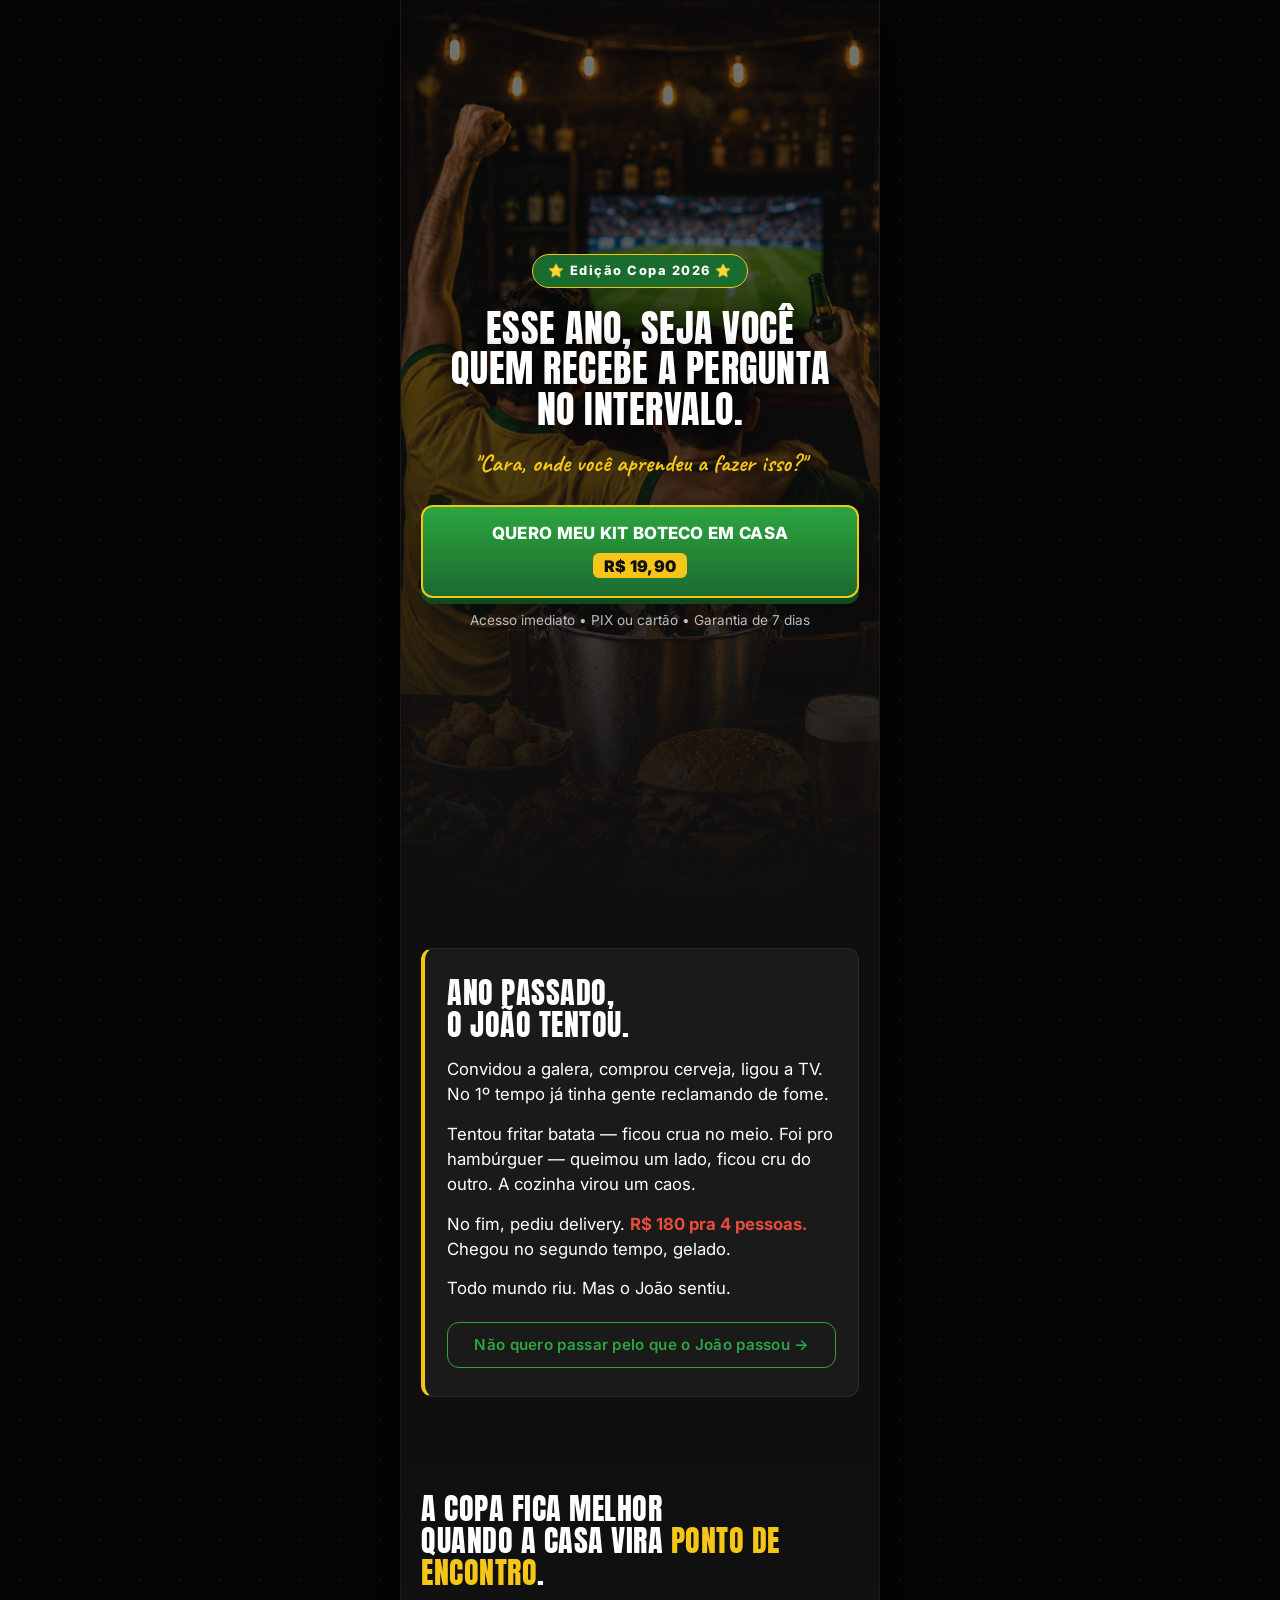
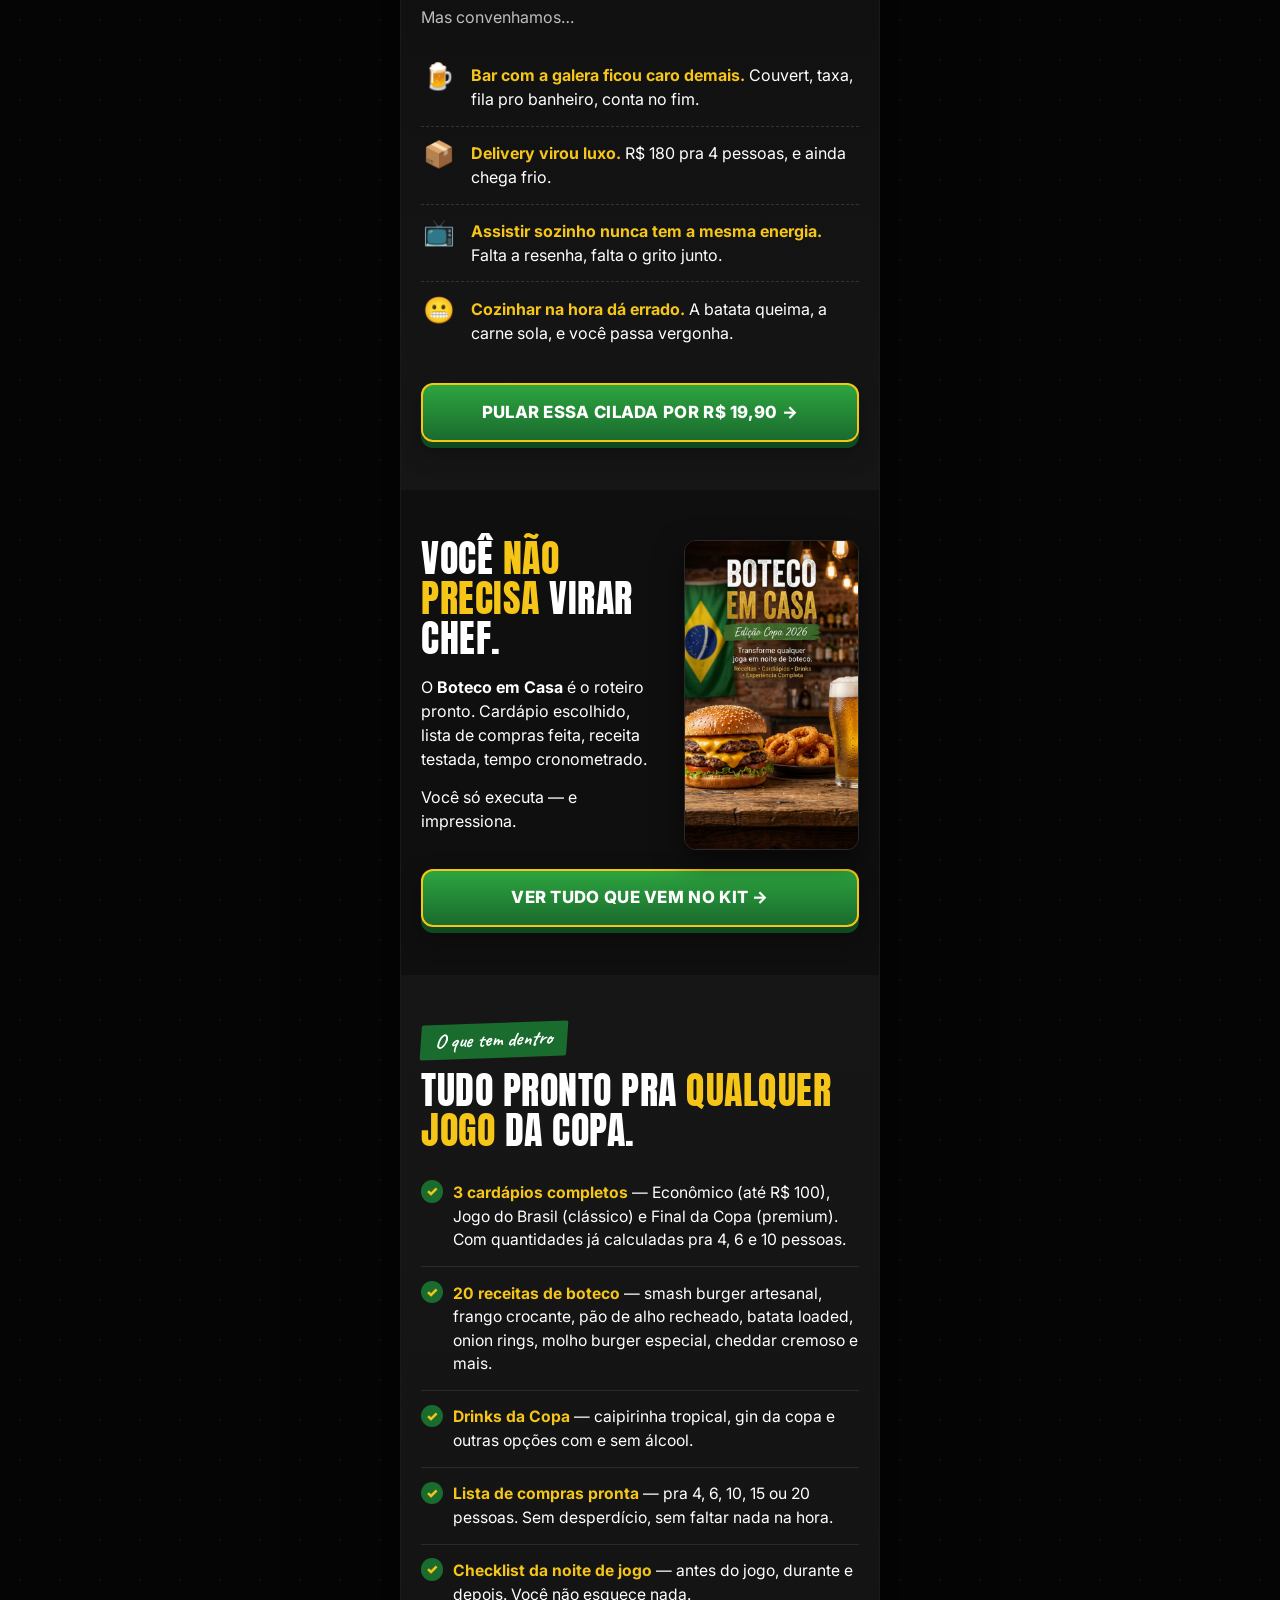
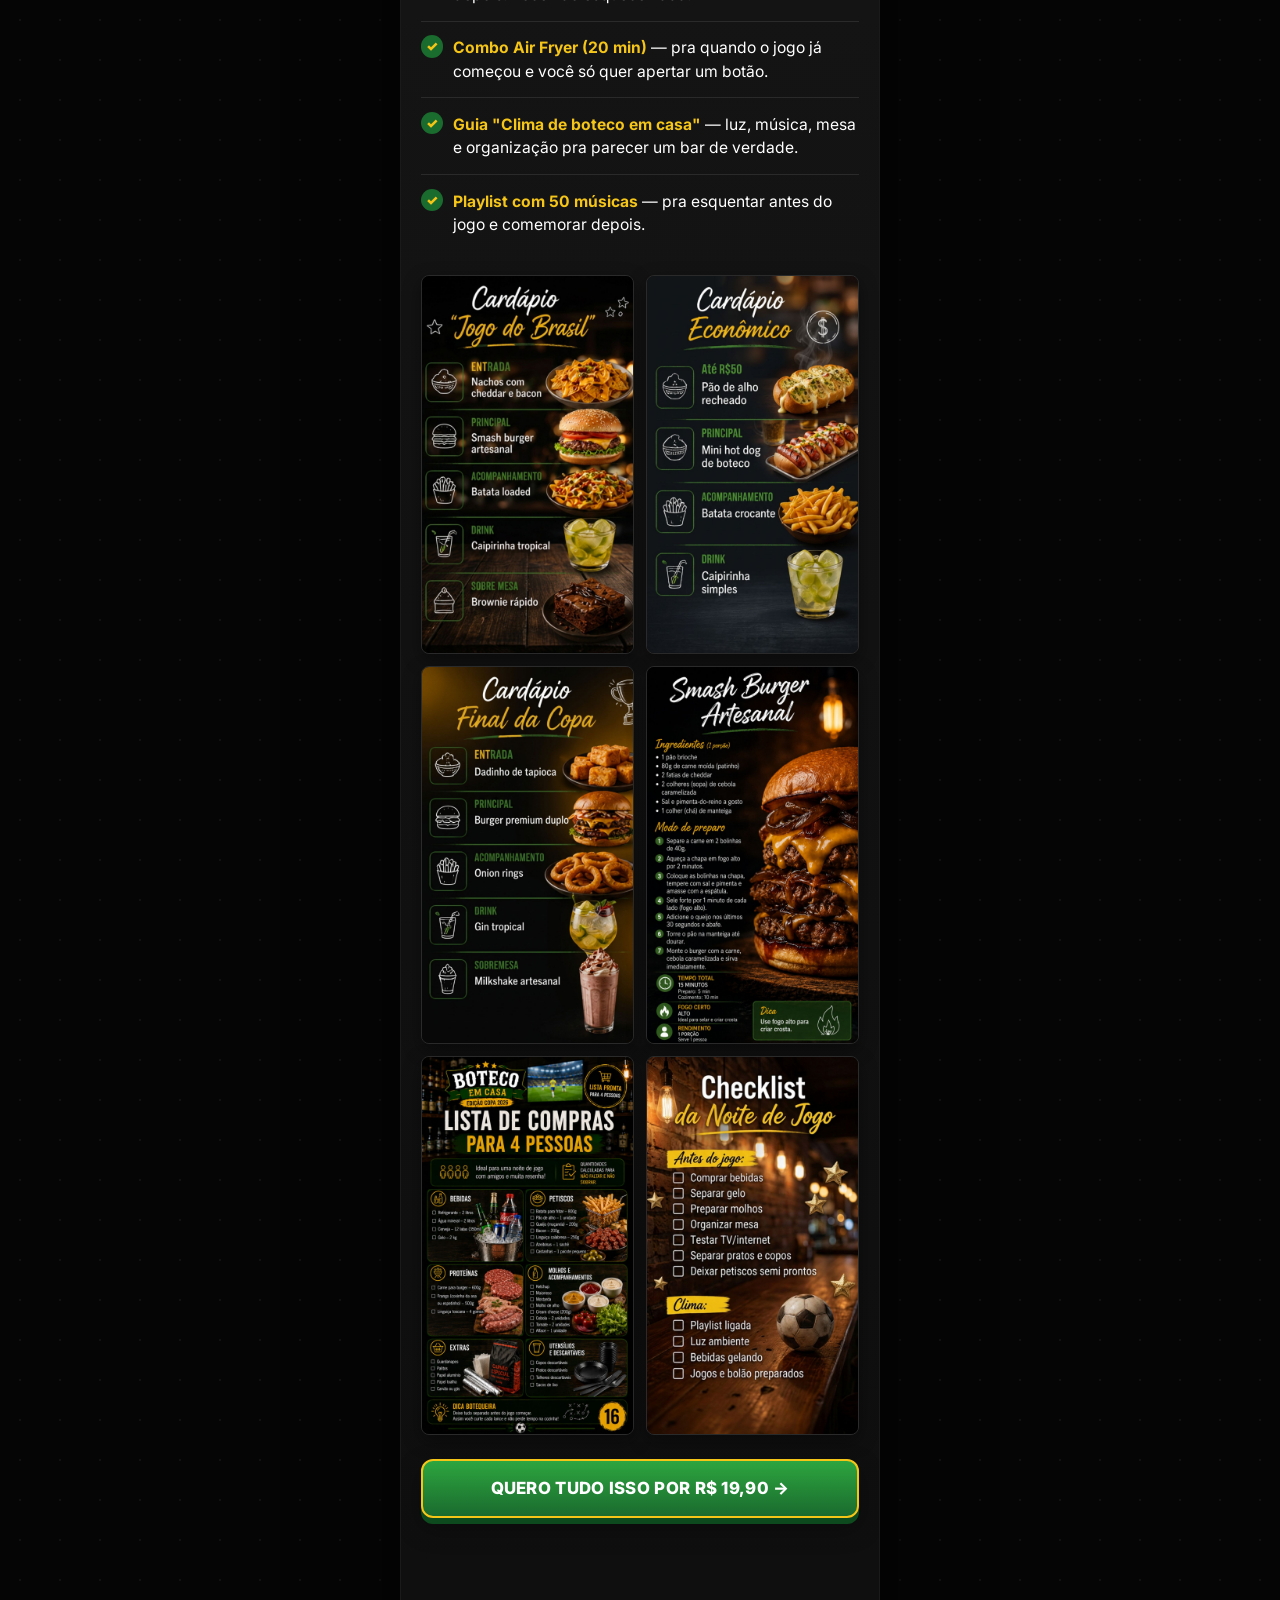
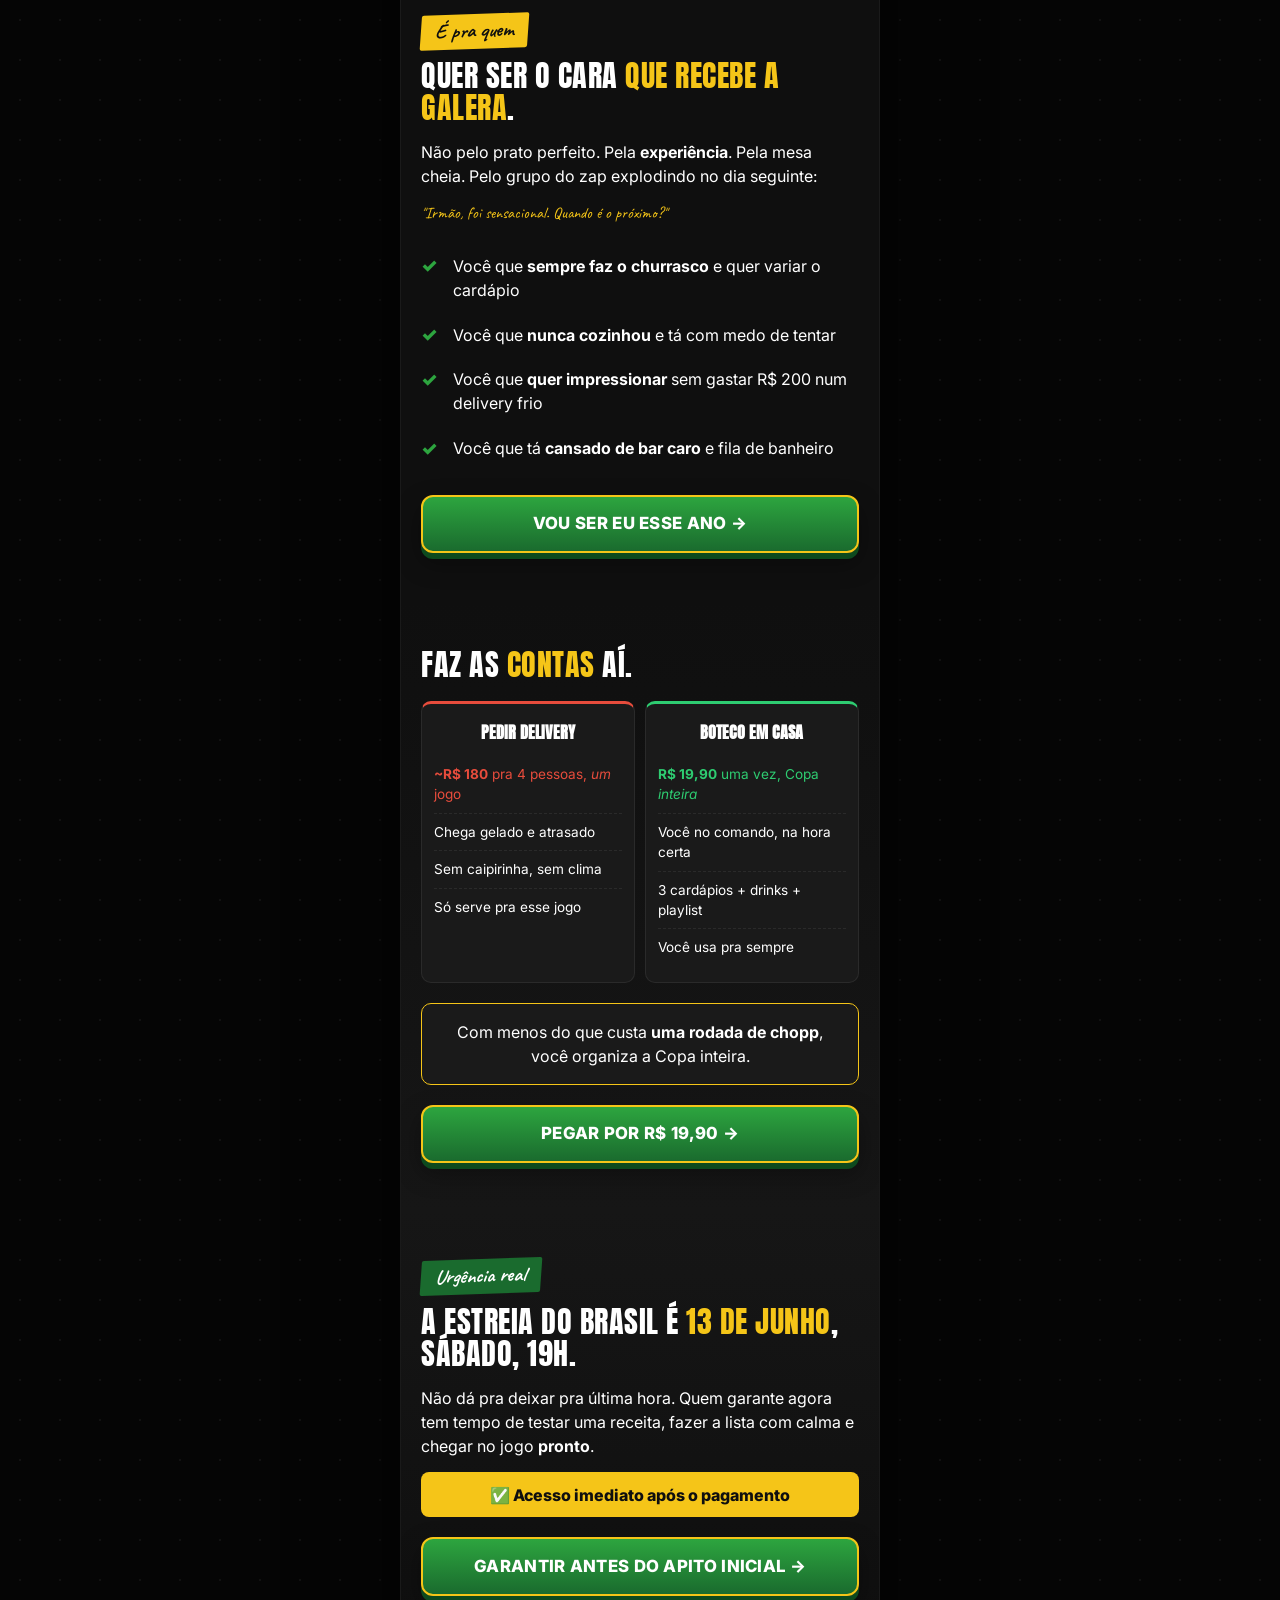
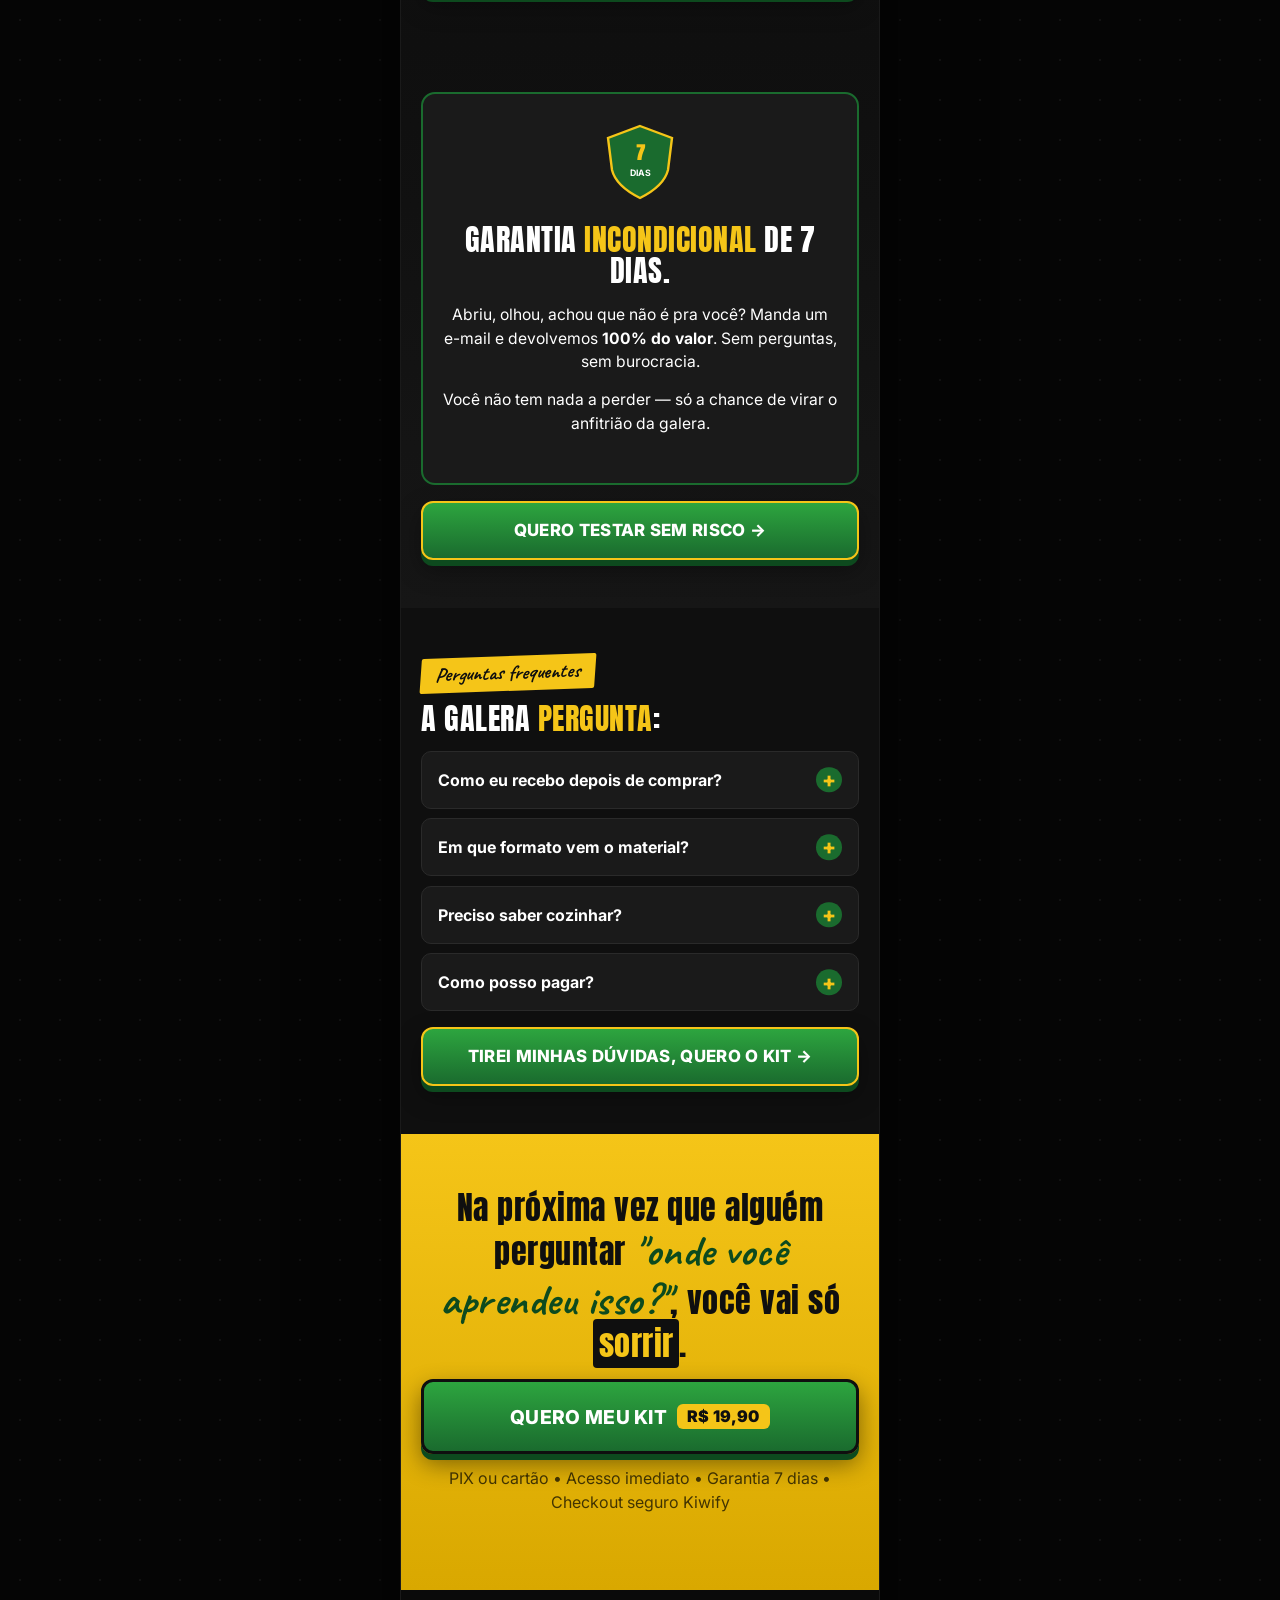
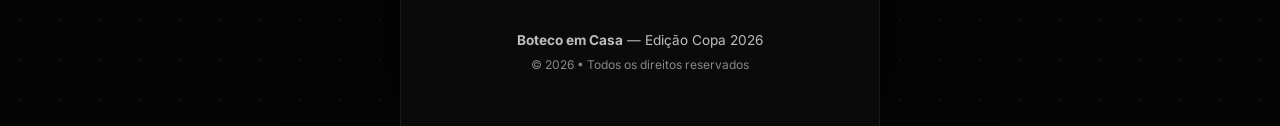
<file: index.html>
<!doctype html>
<!--
  ============================================================
  Boteco em Casa — Edição Copa 2026
  Site oficial: https://boteco-em-casa.shop
  Proprietário: Ruan Bruggemann (ruan.gyovanna@gmail.com)
  Criado em: 2026-05-30
  © 2026 — Todos os direitos reservados.

  Esta página, seu código, sua copy, suas imagens e estrutura
  são propriedade intelectual do autor acima identificado.
  Reprodução, cópia, espelhamento ou uso comercial sem
  autorização configura violação da Lei 9.610/98 (Direitos
  Autorais) e do Marco Civil da Internet (Lei 12.965/14),
  sujeitando o infrator a notificação extrajudicial, takedown
  via DMCA e ação judicial cabível.
  ============================================================
-->
<html lang="pt-BR">
<head>
<meta charset="utf-8">
<meta name="viewport" content="width=device-width, initial-scale=1, maximum-scale=5">
<title>Boteco em Casa — Transforme qualquer jogo da Copa 2026 em noite de boteco</title>
<meta name="description" content="Receitas, cardápios, lista de compras e checklist pra você ser o anfitrião da galera na Copa 2026. R$ 19,90, acesso imediato.">
<meta name="theme-color" content="#0f0f0f">
<meta name="facebook-domain-verification" content="yukcml7wsowzoikmgw3kfm239ufggu" />

<meta property="og:type" content="website">
<meta property="og:title" content="Boteco em Casa — Edição Copa 2026">
<meta property="og:description" content="O kit pra você virar o anfitrião da galera nos jogos da Copa. 20 receitas, 3 cardápios, lista de compras pronta. R$ 19,90.">
<meta property="og:image" content="img/og-image.jpg">
<meta property="og:locale" content="pt_BR">
<meta name="twitter:card" content="summary_large_image">

<link rel="icon" href="favicon.ico">
<link rel="preconnect" href="https://fonts.googleapis.com">
<link rel="preconnect" href="https://fonts.gstatic.com" crossorigin>
<link href="https://fonts.googleapis.com/css2?family=Anton&family=Caveat:wght@600;700&family=Inter:wght@400;600;700;800&display=swap" rel="stylesheet">
<link rel="stylesheet" href="style.css">

<!-- Meta Pixel Code -->
<script>
!function(f,b,e,v,n,t,s){if(f.fbq)return;n=f.fbq=function(){n.callMethod?
n.callMethod.apply(n,arguments):n.queue.push(arguments)};if(!f._fbq)f._fbq=n;
n.push=n;n.loaded=!0;n.version='2.0';n.queue=[];t=b.createElement(e);t.async=!0;
t.src=v;s=b.getElementsByTagName(e)[0];s.parentNode.insertBefore(t,s)}(window,
document,'script','https://connect.facebook.net/en_US/fbevents.js');
fbq('init', '1815655456482977');
fbq('track', 'PageView');
fbq('track', 'ViewContent', {
  content_name: 'Boteco em Casa - Edição Copa 2026',
  content_category: 'info-produto',
  content_ids: ['boteco-em-casa-copa-2026'],
  value: 19.90,
  currency: 'BRL'
});
</script>
<noscript><img height="1" width="1" style="display:none" src="https://www.facebook.com/tr?id=1815655456482977&ev=PageView&noscript=1"/></noscript>
</head>
<body>

<main class="page">

  <!-- 1. HERO -->
  <section class="hero" id="hero">
    <div class="hero__bg" style="background-image:url('img/primeira-foto.jpg')"></div>
    <div class="hero__overlay"></div>
    <div class="hero__inner">
      <span class="badge">⭐ Edição Copa 2026 ⭐</span>
      <h1 class="h-anton">Esse ano, seja você<br>quem recebe a pergunta<br>no intervalo.</h1>
      <p class="script-yellow">"Cara, onde você aprendeu a fazer isso?"</p>
      <a class="btn btn--primary" href="javascript:void(0)" data-cta="buy">
        Quero meu kit Boteco em Casa
        <span class="btn__price">R$ 19,90</span>
      </a>
      <p class="micro">Acesso imediato • PIX ou cartão • Garantia de 7 dias</p>
    </div>
  </section>

  <!-- 2. HISTÓRIA DO JOÃO -->
  <section class="block" id="historia">
    <div class="card">
      <h2 class="h-anton h-anton--small">Ano passado,<br>o João tentou.</h2>
      <p>Convidou a galera, comprou cerveja, ligou a TV. No 1º tempo já tinha gente reclamando de fome.</p>
      <p>Tentou fritar batata — ficou crua no meio. Foi pro hambúrguer — queimou um lado, ficou cru do outro. A cozinha virou um caos.</p>
      <p>No fim, pediu delivery. <strong class="danger">R$ 180 pra 4 pessoas.</strong> Chegou no segundo tempo, gelado.</p>
      <p>Todo mundo riu. Mas o João sentiu.</p>
      <a class="btn btn--ghost" href="javascript:void(0)" data-cta="buy">Não quero passar pelo que o João passou →</a>
    </div>
  </section>

  <!-- 3. AGITAÇÃO DA DOR -->
  <section class="block block--pain">
    <h2 class="h-anton h-anton--small">A Copa fica melhor<br>quando a casa vira <span class="yellow">ponto de encontro</span>.</h2>
    <p class="lead">Mas convenhamos…</p>
    <ul class="pain-list">
      <li><span class="pain-list__icon">🍺</span><div><strong>Bar com a galera ficou caro demais.</strong> Couvert, taxa, fila pro banheiro, conta no fim.</div></li>
      <li><span class="pain-list__icon">📦</span><div><strong>Delivery virou luxo.</strong> R$ 180 pra 4 pessoas, e ainda chega frio.</div></li>
      <li><span class="pain-list__icon">📺</span><div><strong>Assistir sozinho nunca tem a mesma energia.</strong> Falta a resenha, falta o grito junto.</div></li>
      <li><span class="pain-list__icon">😬</span><div><strong>Cozinhar na hora dá errado.</strong> A batata queima, a carne sola, e você passa vergonha.</div></li>
    </ul>
    <a class="btn btn--primary" href="javascript:void(0)" data-cta="buy">Pular essa cilada por R$ 19,90 →</a>
  </section>

  <!-- 4. VIRADA / APRESENTAÇÃO -->
  <section class="block block--turn">
    <div class="turn">
      <div class="turn__copy">
        <h2 class="h-anton">Você <span class="yellow">não precisa</span> virar chef.</h2>
        <p>O <strong>Boteco em Casa</strong> é o roteiro pronto. Cardápio escolhido, lista de compras feita, receita testada, tempo cronometrado.</p>
        <p>Você só executa — e impressiona.</p>
      </div>
      <div class="turn__img">
        <img src="img/capa-produto.jpg" alt="Capa do kit Boteco em Casa — Edição Copa 2026" loading="lazy" decoding="async">
      </div>
    </div>
    <a class="btn btn--primary" href="javascript:void(0)" data-cta="buy">Ver tudo que vem no kit →</a>
  </section>

  <!-- 5. O QUE TEM DENTRO -->
  <section class="block block--inside">
    <span class="brush">O que tem dentro</span>
    <h2 class="h-anton">Tudo pronto pra <span class="yellow">qualquer jogo</span> da Copa.</h2>

    <ul class="inside-list">
      <li>
        <strong>3 cardápios completos</strong> — Econômico (até R$ 100), Jogo do Brasil (clássico) e Final da Copa (premium). Com quantidades já calculadas pra 4, 6 e 10 pessoas.
      </li>
      <li>
        <strong>20 receitas de boteco</strong> — smash burger artesanal, frango crocante, pão de alho recheado, batata loaded, onion rings, molho burger especial, cheddar cremoso e mais.
      </li>
      <li>
        <strong>Drinks da Copa</strong> — caipirinha tropical, gin da copa e outras opções com e sem álcool.
      </li>
      <li>
        <strong>Lista de compras pronta</strong> — pra 4, 6, 10, 15 ou 20 pessoas. Sem desperdício, sem faltar nada na hora.
      </li>
      <li>
        <strong>Checklist da noite de jogo</strong> — antes do jogo, durante e depois. Você não esquece nada.
      </li>
      <li>
        <strong>Combo Air Fryer (20 min)</strong> — pra quando o jogo já começou e você só quer apertar um botão.
      </li>
      <li>
        <strong>Guia "Clima de boteco em casa"</strong> — luz, música, mesa e organização pra parecer um bar de verdade.
      </li>
      <li>
        <strong>Playlist com 50 músicas</strong> — pra esquentar antes do jogo e comemorar depois.
      </li>
    </ul>

    <div class="mockups">
      <img src="img/cardapio-brasil.jpg" alt="Cardápio Jogo do Brasil" loading="lazy" decoding="async">
      <img src="img/cardapio-economico.jpg" alt="Cardápio Econômico" loading="lazy" decoding="async">
      <img src="img/cardapio-final.jpg" alt="Cardápio Final da Copa" loading="lazy" decoding="async">
      <img src="img/receita-smash.jpg" alt="Receita do smash burger artesanal" loading="lazy" decoding="async">
      <img src="img/lista-compras.jpg" alt="Lista de compras pronta para 4 pessoas" loading="lazy" decoding="async">
      <img src="img/checklist.jpg" alt="Checklist da noite de jogo" loading="lazy" decoding="async">
    </div>

    <a class="btn btn--primary" href="javascript:void(0)" data-cta="buy">Quero tudo isso por R$ 19,90 →</a>
  </section>

  <!-- 6. PRA QUEM É -->
  <section class="block">
    <span class="brush brush--yellow">É pra quem</span>
    <h2 class="h-anton h-anton--small">Quer ser o cara <span class="yellow">que recebe a galera</span>.</h2>
    <p>Não pelo prato perfeito. Pela <strong>experiência</strong>. Pela mesa cheia. Pelo grupo do zap explodindo no dia seguinte:</p>
    <p class="quote">"Irmão, foi sensacional. Quando é o próximo?"</p>
    <ul class="check-list">
      <li>Você que <strong>sempre faz o churrasco</strong> e quer variar o cardápio</li>
      <li>Você que <strong>nunca cozinhou</strong> e tá com medo de tentar</li>
      <li>Você que <strong>quer impressionar</strong> sem gastar R$ 200 num delivery frio</li>
      <li>Você que tá <strong>cansado de bar caro</strong> e fila de banheiro</li>
    </ul>
    <a class="btn btn--primary" href="javascript:void(0)" data-cta="buy">Vou ser eu esse ano →</a>
  </section>

  <!-- 7. ANCORAGEM DE VALOR -->
  <section class="block block--value">
    <h2 class="h-anton h-anton--small">Faz as <span class="yellow">contas</span> aí.</h2>
    <div class="compare">
      <div class="compare__col compare__col--bad">
        <h3>Pedir delivery</h3>
        <ul>
          <li class="danger"><strong>~R$ 180</strong> pra 4 pessoas, <em>um</em> jogo</li>
          <li>Chega gelado e atrasado</li>
          <li>Sem caipirinha, sem clima</li>
          <li>Só serve pra esse jogo</li>
        </ul>
      </div>
      <div class="compare__col compare__col--good">
        <h3>Boteco em Casa</h3>
        <ul>
          <li class="good"><strong>R$ 19,90</strong> uma vez, Copa <em>inteira</em></li>
          <li>Você no comando, na hora certa</li>
          <li>3 cardápios + drinks + playlist</li>
          <li>Você usa pra sempre</li>
        </ul>
      </div>
    </div>
    <p class="anchor">Com menos do que custa <strong>uma rodada de chopp</strong>, você organiza a Copa inteira.</p>
    <a class="btn btn--primary" href="javascript:void(0)" data-cta="buy">Pegar por R$ 19,90 →</a>
  </section>

  <!-- 8. URGÊNCIA -->
  <section class="block block--urgency">
    <span class="brush">Urgência real</span>
    <h2 class="h-anton h-anton--small">A estreia do Brasil é <span class="yellow">13 de junho</span>, sábado, 19h.</h2>
    <p>Não dá pra deixar pra última hora. Quem garante agora tem tempo de testar uma receita, fazer a lista com calma e chegar no jogo <strong>pronto</strong>.</p>

    <div class="countdown" id="countdown">
      <div><span id="cd-d">--</span><small>dias</small></div>
      <div><span id="cd-h">--</span><small>horas</small></div>
      <div><span id="cd-m">--</span><small>min</small></div>
    </div>

    <p class="stamp">✅ Acesso imediato após o pagamento</p>
    <a class="btn btn--primary" href="javascript:void(0)" data-cta="buy">Garantir antes do apito inicial →</a>
  </section>

  <!-- 9. GARANTIA -->
  <section class="block block--guarantee">
    <div class="guarantee">
      <div class="guarantee__seal">
        <svg viewBox="0 0 100 100" width="80" height="80" aria-hidden="true">
          <path d="M50 5 L90 20 L85 60 Q80 80 50 95 Q20 80 15 60 L10 20 Z" fill="#1a6b2e" stroke="#f5c518" stroke-width="3"/>
          <text x="50" y="48" text-anchor="middle" fill="#f5c518" font-size="22" font-weight="800" font-family="Anton, sans-serif">7</text>
          <text x="50" y="68" text-anchor="middle" fill="#fff" font-size="11" font-weight="700" font-family="Inter, sans-serif">DIAS</text>
        </svg>
      </div>
      <h2 class="h-anton h-anton--small">Garantia <span class="yellow">incondicional</span> de 7 dias.</h2>
      <p>Abriu, olhou, achou que não é pra você? Manda um e-mail e devolvemos <strong>100% do valor</strong>. Sem perguntas, sem burocracia.</p>
      <p>Você não tem nada a perder — só a chance de virar o anfitrião da galera.</p>
    </div>
    <a class="btn btn--primary" href="javascript:void(0)" data-cta="buy">Quero testar sem risco →</a>
  </section>

  <!-- 10. FAQ -->
  <section class="block">
    <span class="brush brush--yellow">Perguntas frequentes</span>
    <h2 class="h-anton h-anton--small">A galera <span class="yellow">pergunta</span>:</h2>

    <details class="faq">
      <summary>Como eu recebo depois de comprar?</summary>
      <p>Acesso imediato pela área de membros da Kiwify, logo após o pagamento. Você baixa os PDFs no celular ou no computador e usa quando quiser.</p>
    </details>
    <details class="faq">
      <summary>Em que formato vem o material?</summary>
      <p>PDFs prontos pra ler no celular durante a compra no mercado, na cozinha ou onde for. Sem precisar instalar nada, sem complicação.</p>
    </details>
    <details class="faq">
      <summary>Preciso saber cozinhar?</summary>
      <p>Não. As receitas são passo a passo, com fogo certo, tempo cronometrado e dicas em cada etapa. Quem nunca cozinhou consegue. Sério.</p>
    </details>
    <details class="faq">
      <summary>Como posso pagar?</summary>
      <p>PIX ou cartão de crédito à vista, direto no checkout seguro da Kiwify. Aprovação em segundos.</p>
    </details>

    <a class="btn btn--primary" href="javascript:void(0)" data-cta="buy">Tirei minhas dúvidas, quero o kit →</a>
  </section>

  <!-- 11. CTA FINAL -->
  <section class="block block--final">
    <h2 class="h-anton">Na próxima vez que alguém perguntar <span class="script-inline">"onde você aprendeu isso?"</span>, você vai só <span class="yellow-final">sorrir</span>.</h2>
    <a class="btn btn--giant" href="javascript:void(0)" data-cta="buy">
      Quero meu kit
      <span class="btn__price">R$ 19,90</span>
    </a>
    <p class="micro micro--dark">PIX ou cartão • Acesso imediato • Garantia 7 dias • Checkout seguro Kiwify</p>
  </section>

  <footer class="footer">
    <p><strong>Boteco em Casa</strong> — Edição Copa 2026</p>
    <p class="footer__legal">© 2026 • Todos os direitos reservados</p>
    <p class="footer__links">
     
    </p>
  </footer>

</main>

<script src="script.js"></script>
</body>
</html>
</file>
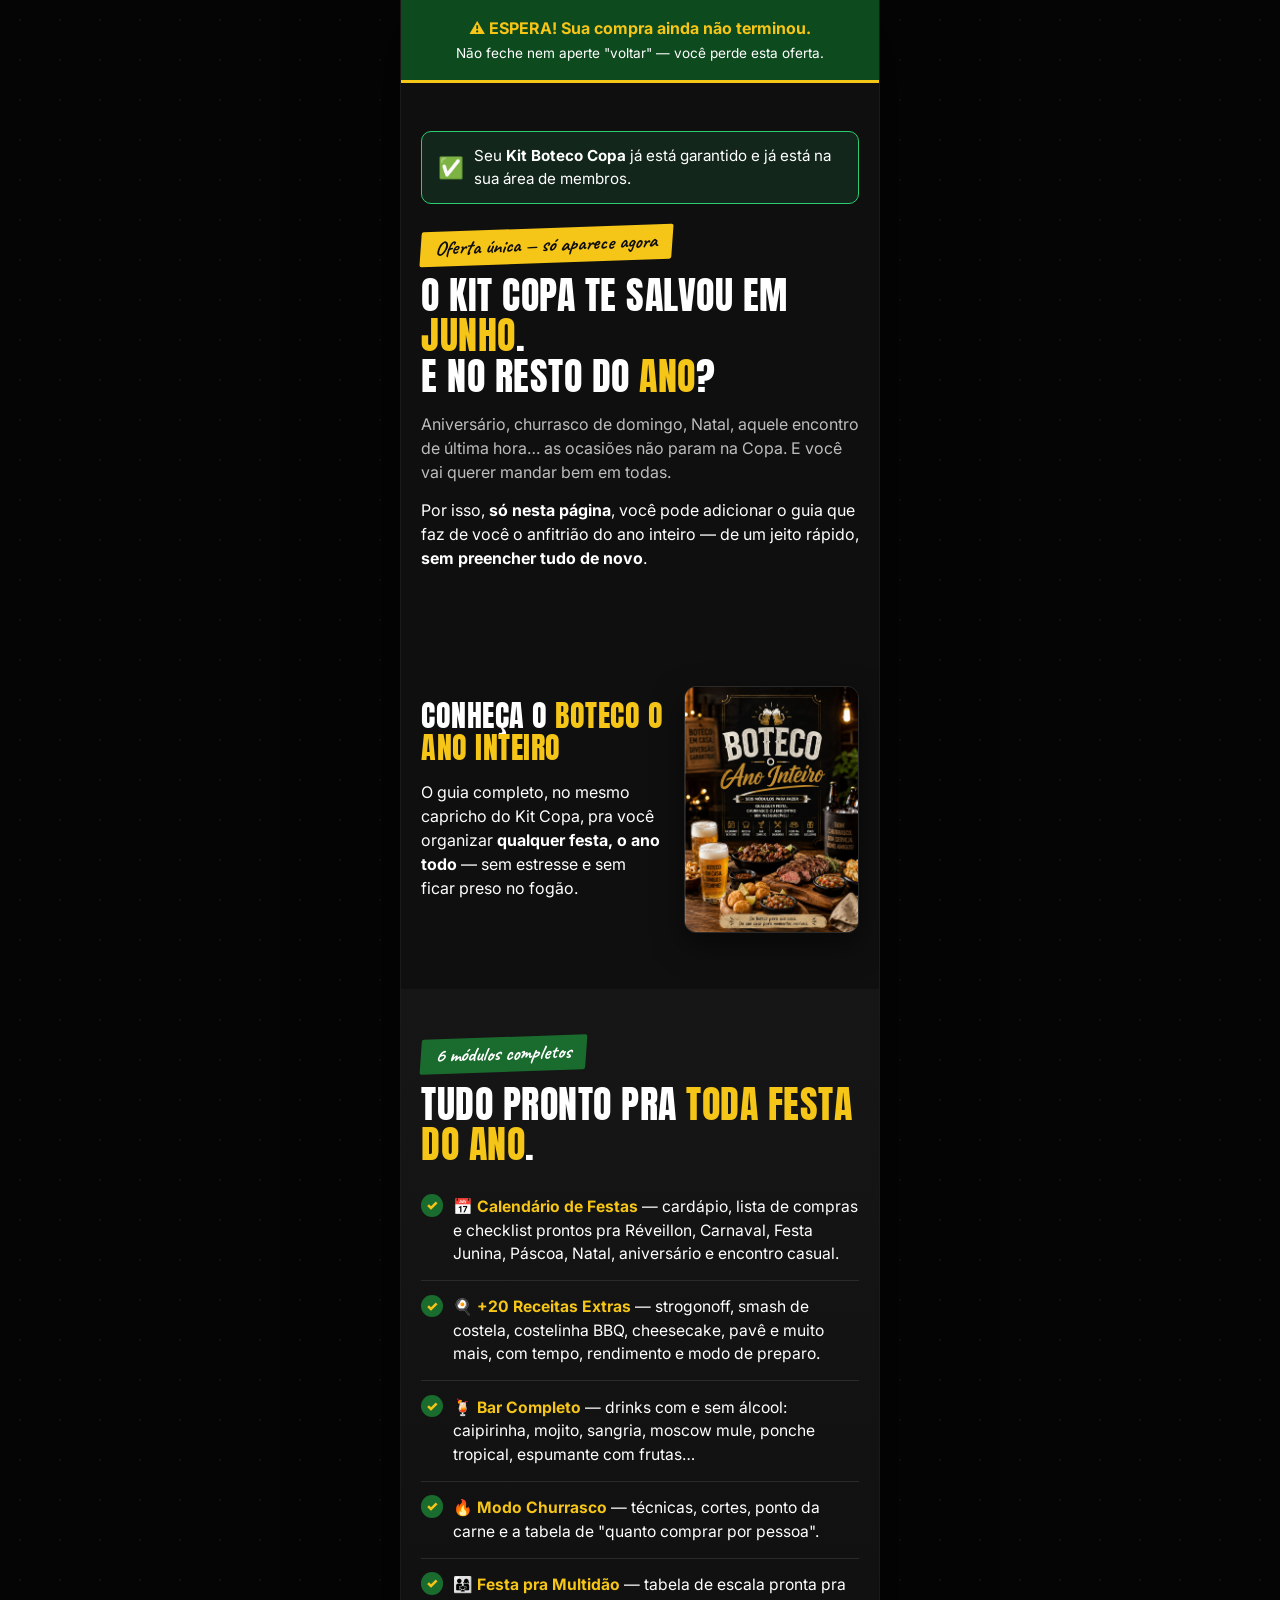
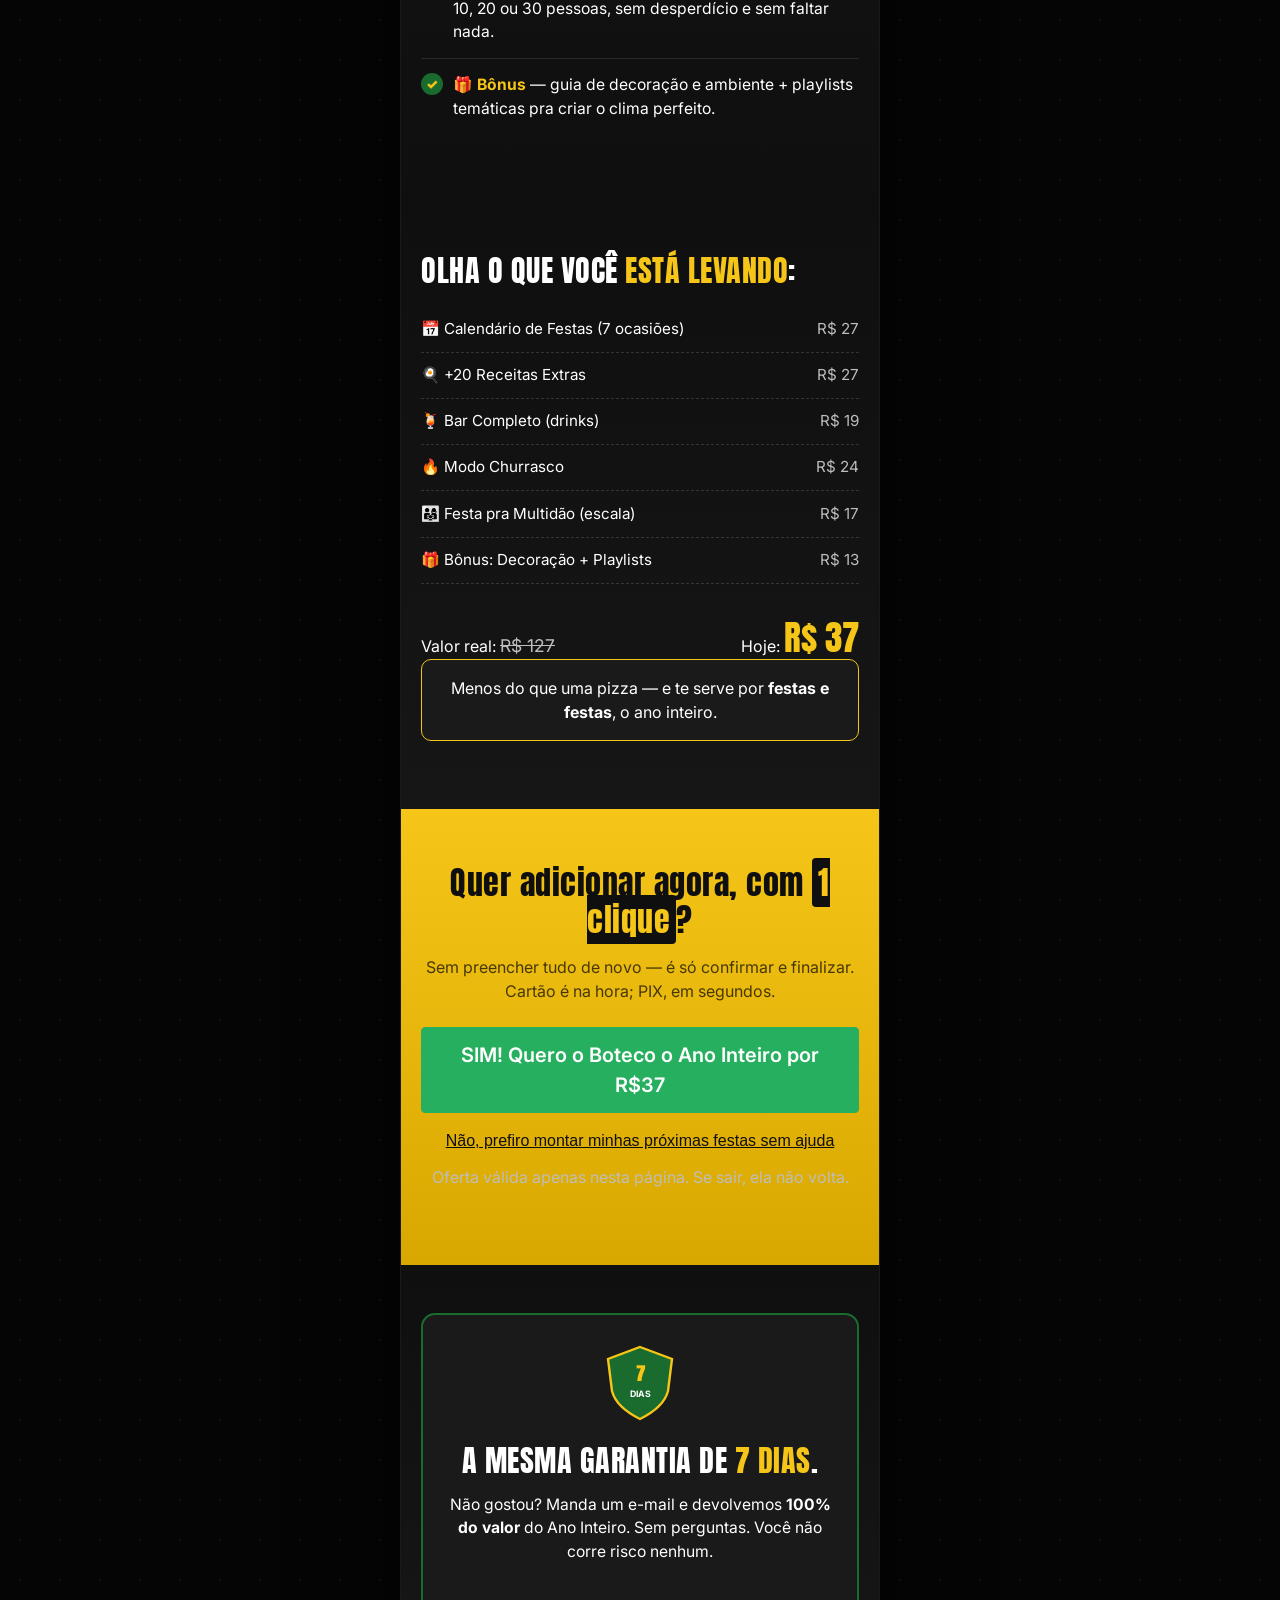
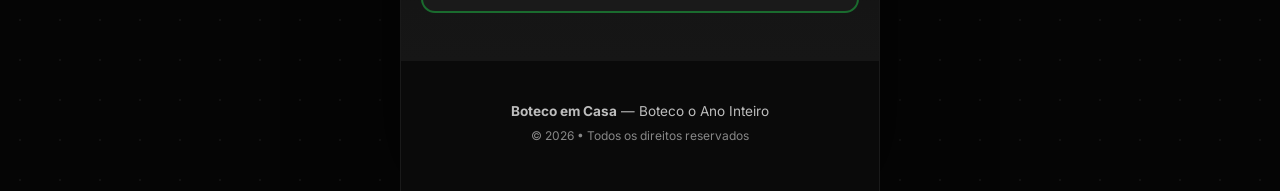
<file: oferta-especial.html>
<!doctype html>
<!-- Boteco em Casa — Página de upsell "Boteco o Ano Inteiro" (R$37). © 2026 Ruan Bruggemann. Todos os direitos reservados. -->
<html lang="pt-BR">
<head>
<meta charset="utf-8">
<meta name="viewport" content="width=device-width, initial-scale=1, maximum-scale=5">
<title>Espera! Sua compra ainda não terminou — Boteco o Ano Inteiro</title>
<meta name="description" content="Oferta única: leve o Boteco o Ano Inteiro com desconto especial. Só aparece agora, depois de garantir seu Kit Copa.">
<meta name="theme-color" content="#0f0f0f">
<meta name="robots" content="noindex">

<link rel="icon" href="favicon.ico">
<link rel="preconnect" href="https://fonts.googleapis.com">
<link rel="preconnect" href="https://fonts.gstatic.com" crossorigin>
<link href="https://fonts.googleapis.com/css2?family=Anton&family=Caveat:wght@600;700&family=Inter:wght@400;600;700;800&display=swap" rel="stylesheet">
<link rel="stylesheet" href="style.css">

<!-- Meta Pixel Code -->
<script>
!function(f,b,e,v,n,t,s){if(f.fbq)return;n=f.fbq=function(){n.callMethod?
n.callMethod.apply(n,arguments):n.queue.push(arguments)};if(!f._fbq)f._fbq=n;
n.push=n;n.loaded=!0;n.version='2.0';n.queue=[];t=b.createElement(e);t.async=!0;
t.src=v;s=b.getElementsByTagName(e)[0];s.parentNode.insertBefore(t,s)}(window,
document,'script','https://connect.facebook.net/en_US/fbevents.js');
fbq('init', '1815655456482977');
fbq('track', 'PageView');
fbq('track', 'ViewContent', {
  content_name: 'Boteco o Ano Inteiro - Upsell',
  content_category: 'info-produto-upsell',
  content_ids: ['boteco-ano-inteiro'],
  value: 37.00,
  currency: 'BRL'
});
</script>
<noscript><img height="1" width="1" style="display:none" src="https://www.facebook.com/tr?id=1815655456482977&ev=PageView&noscript=1"/></noscript>

<!-- Estilos específicos da página de upsell (o resto vem do style.css) -->
<style>
  .us-alert {
    background: var(--green-deep, #0d4a1e);
    border-bottom: 3px solid var(--yellow);
    text-align: center;
    padding: 1rem 1.25rem;
  }
  .us-alert strong { color: var(--yellow); }
  .us-confirm {
    display: flex; align-items: center; gap: .6rem;
    background: rgba(46,204,113,.12);
    border: 1px solid var(--good, #2ecc71);
    border-radius: 10px;
    padding: .8rem 1rem;
    margin-bottom: 1.5rem;
    font-size: .95rem;
  }
  .us-confirm .tick { font-size: 1.3rem; }
  .us-stack { list-style: none; margin: 1.25rem 0; }
  .us-stack li {
    display: flex; justify-content: space-between; gap: 1rem;
    padding: .7rem 0;
    border-bottom: 1px dashed rgba(255,255,255,.15);
    font-size: .95rem;
  }
  .us-stack li span:last-child { color: var(--muted, #bdbdbd); white-space: nowrap; }
  .us-total {
    display: flex; justify-content: space-between; align-items: baseline;
    margin-top: 1rem; padding-top: 1rem;
  }
  .us-total .old { color: var(--muted, #bdbdbd); text-decoration: line-through; font-size: 1.1rem; }
  .us-total .new { font-family: 'Anton', sans-serif; color: var(--yellow); font-size: 2.2rem; line-height: 1; }
  .us-btnwrap {
    text-align: center;
    margin: 1.5rem 0 .5rem;
  }
  /* Garante que o botão colado da Kiwify fique centralizado e grande no mobile */
  .us-btnwrap a, .us-btnwrap button { max-width: 100%; }
  .us-decline-note { text-align: center; font-size: .8rem; color: var(--muted, #bdbdbd); margin-top: .75rem; }
</style>
</head>
<body>

<main class="page">

  <!-- BARRA DE ALERTA -->
  <div class="us-alert">
    <strong>⚠️ ESPERA! Sua compra ainda não terminou.</strong><br>
    <span style="font-size:.85rem">Não feche nem aperte "voltar" — você perde esta oferta.</span>
  </div>

  <!-- HERO DO UPSELL -->
  <section class="block">
    <div class="us-confirm">
      <span class="tick">✅</span>
      <div>Seu <strong>Kit Boteco Copa</strong> já está garantido e já está na sua área de membros.</div>
    </div>

    <span class="brush brush--yellow">Oferta única — só aparece agora</span>
    <h1 class="h-anton">O Kit Copa te salvou em <span class="yellow">junho</span>.<br>E no resto do <span class="yellow">ano</span>?</h1>
    <p class="lead">Aniversário, churrasco de domingo, Natal, aquele encontro de última hora… as ocasiões não param na Copa. E você vai querer mandar bem em todas.</p>
    <p>Por isso, <strong>só nesta página</strong>, você pode adicionar o guia que faz de você o anfitrião do ano inteiro — de um jeito rápido, <strong>sem preencher tudo de novo</strong>.</p>
  </section>

  <!-- APRESENTAÇÃO DO PRODUTO -->
  <section class="block block--turn">
    <div class="turn">
      <div class="turn__copy">
        <h2 class="h-anton h-anton--small">Conheça o <span class="yellow">Boteco o Ano Inteiro</span></h2>
        <p>O guia completo, no mesmo capricho do Kit Copa, pra você organizar <strong>qualquer festa, o ano todo</strong> — sem estresse e sem ficar preso no fogão.</p>
      </div>
      <div class="turn__img">
        <img src="img/upsell-capa.jpg" alt="Capa do Boteco o Ano Inteiro" loading="lazy" decoding="async">
      </div>
    </div>
  </section>

  <!-- O QUE TEM DENTRO -->
  <section class="block block--inside">
    <span class="brush">6 módulos completos</span>
    <h2 class="h-anton">Tudo pronto pra <span class="yellow">toda festa do ano</span>.</h2>
    <ul class="inside-list">
      <li><strong>📅 Calendário de Festas</strong> — cardápio, lista de compras e checklist prontos pra Réveillon, Carnaval, Festa Junina, Páscoa, Natal, aniversário e encontro casual.</li>
      <li><strong>🍳 +20 Receitas Extras</strong> — strogonoff, smash de costela, costelinha BBQ, cheesecake, pavê e muito mais, com tempo, rendimento e modo de preparo.</li>
      <li><strong>🍹 Bar Completo</strong> — drinks com e sem álcool: caipirinha, mojito, sangria, moscow mule, ponche tropical, espumante com frutas…</li>
      <li><strong>🔥 Modo Churrasco</strong> — técnicas, cortes, ponto da carne e a tabela de "quanto comprar por pessoa".</li>
      <li><strong>👨‍👩‍👧 Festa pra Multidão</strong> — tabela de escala pronta pra 10, 20 ou 30 pessoas, sem desperdício e sem faltar nada.</li>
      <li><strong>🎁 Bônus</strong> — guia de decoração e ambiente + playlists temáticas pra criar o clima perfeito.</li>
    </ul>
  </section>

  <!-- ANCORAGEM DE VALOR -->
  <section class="block block--value">
    <h2 class="h-anton h-anton--small">Olha o que você <span class="yellow">está levando</span>:</h2>
    <ul class="us-stack">
      <li><span>📅 Calendário de Festas (7 ocasiões)</span><span>R$ 27</span></li>
      <li><span>🍳 +20 Receitas Extras</span><span>R$ 27</span></li>
      <li><span>🍹 Bar Completo (drinks)</span><span>R$ 19</span></li>
      <li><span>🔥 Modo Churrasco</span><span>R$ 24</span></li>
      <li><span>👨‍👩‍👧 Festa pra Multidão (escala)</span><span>R$ 17</span></li>
      <li><span>🎁 Bônus: Decoração + Playlists</span><span>R$ 13</span></li>
    </ul>
    <div class="us-total">
      <span>Valor real: <span class="old">R$ 127</span></span>
      <span>Hoje: <span class="new">R$ 37</span></span>
    </div>
    <p class="anchor">Menos do que uma pizza — e te serve por <strong>festas e festas</strong>, o ano inteiro.</p>
  </section>

  <!-- CTA / BOTÃO DA KIWIFY -->
  <section class="block block--final">
    <h2 class="h-anton h-anton--small">Quer adicionar agora, com <span class="yellow-final">1 clique</span>?</h2>
    <p class="micro micro--dark">Sem preencher tudo de novo — é só confirmar e finalizar. Cartão é na hora; PIX, em segundos.</p>

    <div class="us-btnwrap">
      <!-- Botão one-click da Kiwify (Gerador de upsell) -->
      <div style="text-align:center" id="kiwify-upsell-53DHU7X" data-upsell-url="" data-downsell-url="">
        <button id="kiwify-upsell-trigger-53DHU7X" style="background-color:#27AF60;padding:12px 16px;cursor:pointer;color:#FFFFFF;font-weight:600;border-radius:4px;border:1px solid #27AF60;font-size:20px;">SIM! Quero o Boteco o Ano Inteiro por R$37</button>
        <div id="kiwify-upsell-cancel-trigger-53DHU7X" style="margin-top:1rem;cursor:pointer;font-size:16px;text-decoration:underline;font-family:sans-serif;">Não, prefiro montar minhas próximas festas sem ajuda</div>
      </div>
      <script src="https://snippets.kiwify.com/upsell/upsell.min.js"></script>
    </div>

    <p class="us-decline-note">Oferta válida apenas nesta página. Se sair, ela não volta.</p>
  </section>

  <!-- GARANTIA -->
  <section class="block block--guarantee">
    <div class="guarantee">
      <div class="guarantee__seal">
        <svg viewBox="0 0 100 100" width="80" height="80" aria-hidden="true">
          <path d="M50 5 L90 20 L85 60 Q80 80 50 95 Q20 80 15 60 L10 20 Z" fill="#1a6b2e" stroke="#f5c518" stroke-width="3"/>
          <text x="50" y="48" text-anchor="middle" fill="#f5c518" font-size="22" font-weight="800" font-family="Anton, sans-serif">7</text>
          <text x="50" y="68" text-anchor="middle" fill="#fff" font-size="11" font-weight="700" font-family="Inter, sans-serif">DIAS</text>
        </svg>
      </div>
      <h2 class="h-anton h-anton--small">A mesma garantia de <span class="yellow">7 dias</span>.</h2>
      <p>Não gostou? Manda um e-mail e devolvemos <strong>100% do valor</strong> do Ano Inteiro. Sem perguntas. Você não corre risco nenhum.</p>
    </div>
  </section>

  <footer class="footer">
    <p><strong>Boteco em Casa</strong> — Boteco o Ano Inteiro</p>
    <p class="footer__legal">© 2026 • Todos os direitos reservados</p>
  </footer>

</main>

</body>
</html>
</file>
<file: style.css>
/* ===== Reset ===== */
*, *::before, *::after { box-sizing: border-box; }
* { margin: 0; padding: 0; }
html { font-size: 16px; scroll-behavior: smooth; -webkit-text-size-adjust: 100%; }
body { font-family: 'Inter', -apple-system, BlinkMacSystemFont, 'Segoe UI', Roboto, sans-serif; background: #0f0f0f; color: #fff; line-height: 1.5; }
img { max-width: 100%; display: block; height: auto; }
a { color: inherit; text-decoration: none; }
button { font: inherit; cursor: pointer; }

/* ===== Tokens ===== */
:root {
  --bg: #0f0f0f;
  --bg-card: #1a1a1a;
  --bg-card-2: #222;
  --green: #1a6b2e;
  --green-bright: #2da53f;
  --green-deep: #0d4a1e;
  --yellow: #f5c518;
  --yellow-deep: #d9a800;
  --white: #ffffff;
  --muted: #bdbdbd;
  --danger: #e74c3c;
  --good: #2ecc71;
}

/* ===== Layout container — mobile-first, max 480px ===== */
.page {
  max-width: 480px;
  margin: 0 auto;
  background: var(--bg);
  overflow: hidden;
  box-shadow: 0 0 80px rgba(0,0,0,.5);
}

/* ===== Typography ===== */
.h-anton {
  font-family: 'Anton', 'Inter', sans-serif;
  font-weight: 400;
  font-size: clamp(1.9rem, 9vw, 2.4rem);
  line-height: 1.05;
  text-transform: uppercase;
  letter-spacing: .5px;
  margin-bottom: 1rem;
}
.h-anton--small {
  font-size: clamp(1.5rem, 7vw, 1.9rem);
}
.script-yellow, .script-inline {
  font-family: 'Caveat', cursive;
  color: var(--yellow);
  font-size: 1.5rem;
  font-weight: 700;
}
.yellow { color: var(--yellow); }
.danger { color: var(--danger); }
.good { color: var(--good); }
.lead { font-size: 1.05rem; margin-bottom: 1rem; color: var(--muted); }
.quote { font-family: 'Caveat', cursive; color: var(--yellow); font-size: 1.4rem; margin: 1rem 0 1.25rem; line-height: 1.2; }

/* ===== Sections (blocks) ===== */
.block {
  padding: 3rem 1.25rem;
  position: relative;
}
.block p { margin-bottom: .9rem; font-size: 1rem; }
.block p:last-of-type { margin-bottom: 1.25rem; }

.brush {
  display: inline-block;
  background: var(--green);
  color: #fff;
  font-family: 'Caveat', cursive;
  font-weight: 700;
  font-size: 1.25rem;
  padding: .15rem .9rem;
  margin-bottom: .75rem;
  transform: skew(-6deg) rotate(-2deg);
  border-radius: 2px;
}
.brush--yellow { background: var(--yellow); color: #0f0f0f; }

/* ===== Buttons ===== */
.btn {
  display: flex;
  align-items: center;
  justify-content: center;
  gap: .6rem;
  flex-wrap: wrap;
  width: 100%;
  padding: 1.1rem 1.2rem;
  background: linear-gradient(180deg, var(--green-bright), var(--green));
  color: #fff;
  font-weight: 800;
  font-size: 1.05rem;
  text-transform: uppercase;
  text-align: center;
  border-radius: 12px;
  border: 2px solid var(--yellow);
  letter-spacing: .3px;
  box-shadow: 0 6px 0 var(--green-deep), 0 10px 25px rgba(0,0,0,.35);
  transition: transform .15s ease, box-shadow .15s ease, filter .15s ease;
  text-decoration: none;
  line-height: 1.15;
  margin-top: 1rem;
  animation: pulse 2.4s ease-in-out infinite;
}
.btn:hover, .btn:focus-visible { transform: translateY(-2px); box-shadow: 0 8px 0 var(--green-deep), 0 14px 30px rgba(0,0,0,.45); filter: brightness(1.05); }
.btn:active { transform: translateY(2px); box-shadow: 0 3px 0 var(--green-deep), 0 6px 15px rgba(0,0,0,.35); }
.btn__price {
  display: inline-block;
  background: var(--yellow);
  color: #0f0f0f;
  padding: .2rem .65rem;
  border-radius: 6px;
  font-weight: 900;
  font-size: 1rem;
}
.btn--ghost {
  background: transparent;
  border: 1.5px solid var(--green-bright);
  color: var(--green-bright);
  text-transform: none;
  font-weight: 600;
  font-size: .95rem;
  box-shadow: none;
  animation: none;
  padding: .85rem 1rem;
}
.btn--ghost:hover { background: rgba(45,165,63,.1); }
.btn--giant {
  padding: 1.4rem 1.2rem;
  font-size: 1.2rem;
  border-width: 3px;
}
@keyframes pulse {
  0%, 100% { box-shadow: 0 6px 0 var(--green-deep), 0 10px 25px rgba(0,0,0,.35), 0 0 0 0 rgba(245,197,24,.5); }
  50% { box-shadow: 0 6px 0 var(--green-deep), 0 10px 25px rgba(0,0,0,.35), 0 0 0 12px rgba(245,197,24,0); }
}
@media (prefers-reduced-motion: reduce) {
  .btn { animation: none; }
  html { scroll-behavior: auto; }
}

.micro {
  margin-top: .75rem;
  font-size: .85rem;
  color: var(--muted);
  text-align: center;
}
.micro--dark { color: rgba(0,0,0,.7); }

/* ===== 1. Hero ===== */
.hero {
  position: relative;
  min-height: 100vh;
  display: flex;
  align-items: center;
  padding: 2rem 1.25rem 3rem;
  overflow: hidden;
}
.hero__bg {
  position: absolute; inset: 0;
  background-size: cover;
  background-position: center;
  background-color: #1a1a1a;
}
.hero__overlay {
  position: absolute; inset: 0;
  background: linear-gradient(180deg, rgba(15,15,15,.55) 0%, rgba(15,15,15,.82) 70%, #0f0f0f 100%);
}
.hero__inner {
  position: relative;
  z-index: 1;
  width: 100%;
  text-align: center;
}
.badge {
  display: inline-block;
  background: var(--green);
  color: #fff;
  font-weight: 800;
  font-size: .8rem;
  letter-spacing: 1.5px;
  padding: .4rem .9rem;
  border-radius: 999px;
  border: 1.5px solid var(--yellow);
  margin-bottom: 1.25rem;
}
.hero .h-anton { text-shadow: 0 2px 20px rgba(0,0,0,.7); }
.hero .script-yellow { display: block; margin-bottom: 1.5rem; }

/* ===== 2. Card (História) ===== */
.card {
  background: var(--bg-card);
  border: 1px solid #2a2a2a;
  border-left: 4px solid var(--yellow);
  border-radius: 12px;
  padding: 1.75rem 1.4rem;
}
.card p { font-size: 1.05rem; }

/* ===== 3. Pain list ===== */
.block--pain { background: linear-gradient(180deg, var(--bg) 0%, #161616 100%); }
.pain-list {
  list-style: none;
  margin: 1.25rem 0 1.5rem;
}
.pain-list li {
  display: flex;
  gap: .9rem;
  align-items: flex-start;
  padding: .9rem 0;
  border-bottom: 1px dashed #333;
}
.pain-list li:last-child { border-bottom: 0; }
.pain-list__icon {
  font-size: 1.6rem;
  flex-shrink: 0;
  line-height: 1;
  width: 2.2rem;
  text-align: center;
}
.pain-list strong { color: var(--yellow); }

/* ===== 4. Turn (apresentação) ===== */
.turn {
  display: flex;
  flex-direction: column;
  gap: 1.25rem;
  margin-bottom: .5rem;
}
.turn__img img {
  border-radius: 12px;
  box-shadow: 0 12px 30px rgba(0,0,0,.5);
  border: 1px solid #2a2a2a;
  max-width: 75%;
  margin: 0 auto;
}

/* ===== 5. Inside list ===== */
.block--inside { background: linear-gradient(180deg, #161616 0%, var(--bg) 100%); }
.inside-list {
  list-style: none;
  margin: 1rem 0 1.5rem;
}
.inside-list li {
  position: relative;
  padding: .9rem 0 .9rem 2rem;
  border-bottom: 1px solid #2a2a2a;
  font-size: .98rem;
}
.inside-list li:last-child { border-bottom: 0; }
.inside-list li::before {
  content: "✓";
  position: absolute;
  left: 0; top: .85rem;
  width: 1.4rem; height: 1.4rem;
  background: var(--green);
  color: var(--yellow);
  border-radius: 50%;
  display: flex; align-items: center; justify-content: center;
  font-weight: 900;
  font-size: .85rem;
}
.inside-list strong { color: var(--yellow); }
.mockups {
  display: grid;
  grid-template-columns: 1fr 1fr;
  gap: .75rem;
  margin: 1.5rem 0;
}
.mockups img {
  border-radius: 8px;
  border: 1px solid #2a2a2a;
  box-shadow: 0 6px 18px rgba(0,0,0,.4);
  aspect-ratio: 9/16;
  object-fit: cover;
}

/* ===== 6. Check list ===== */
.check-list {
  list-style: none;
  margin: 1rem 0 1.5rem;
}
.check-list li {
  padding: .65rem 0 .65rem 2rem;
  position: relative;
}
.check-list li::before {
  content: "✓";
  position: absolute;
  left: 0; top: .55rem;
  color: var(--green-bright);
  font-weight: 900;
  font-size: 1.15rem;
}

/* ===== 7. Value / compare ===== */
.block--value { background: linear-gradient(180deg, var(--bg) 0%, #161616 100%); }
.compare {
  display: grid;
  grid-template-columns: 1fr 1fr;
  gap: .6rem;
  margin: 1.25rem 0;
}
.compare__col {
  background: var(--bg-card);
  border-radius: 10px;
  padding: 1rem .75rem;
  border: 1px solid #2a2a2a;
}
.compare__col h3 {
  font-family: 'Anton', sans-serif;
  text-transform: uppercase;
  font-size: 1rem;
  margin-bottom: .75rem;
  text-align: center;
}
.compare__col--bad { border-top: 3px solid var(--danger); }
.compare__col--good { border-top: 3px solid var(--good); }
.compare__col ul { list-style: none; }
.compare__col li {
  padding: .5rem 0;
  font-size: .85rem;
  border-bottom: 1px dashed #2a2a2a;
}
.compare__col li:last-child { border-bottom: 0; }
.anchor {
  text-align: center;
  font-size: 1.05rem;
  padding: 1rem;
  background: var(--bg-card);
  border-radius: 10px;
  border: 1px solid var(--yellow);
}

/* ===== 8. Urgency / countdown ===== */
.block--urgency { background: linear-gradient(180deg, #161616 0%, var(--bg) 100%); }
.countdown {
  display: flex;
  justify-content: center;
  gap: .75rem;
  margin: 1.5rem 0;
}
.countdown > div {
  background: var(--bg-card);
  border: 2px solid var(--yellow);
  border-radius: 10px;
  padding: .9rem .4rem;
  min-width: 80px;
  text-align: center;
}
.countdown span {
  display: block;
  font-family: 'Anton', sans-serif;
  font-size: 2.4rem;
  color: var(--yellow);
  line-height: 1;
}
.countdown small {
  display: block;
  margin-top: .25rem;
  font-size: .75rem;
  text-transform: uppercase;
  letter-spacing: 1px;
  color: var(--muted);
}
.stamp {
  text-align: center;
  background: var(--yellow);
  color: #0f0f0f;
  font-weight: 800;
  padding: .65rem 1rem;
  border-radius: 8px;
  margin-bottom: 1rem;
}

/* ===== 9. Guarantee ===== */
.block--guarantee { background: linear-gradient(180deg, var(--bg) 0%, #161616 100%); }
.guarantee {
  background: var(--bg-card);
  border: 2px solid var(--green);
  border-radius: 14px;
  padding: 1.75rem 1.25rem;
  text-align: center;
  position: relative;
}
.guarantee__seal { margin: 0 auto 1rem; width: 80px; }
.guarantee p { font-size: .98rem; }

/* ===== 10. FAQ ===== */
.faq {
  background: var(--bg-card);
  border: 1px solid #2a2a2a;
  border-radius: 10px;
  padding: 0;
  margin-bottom: .6rem;
  overflow: hidden;
}
.faq summary {
  padding: 1rem 2.5rem 1rem 1rem;
  font-weight: 700;
  font-size: 1rem;
  cursor: pointer;
  position: relative;
  list-style: none;
  user-select: none;
}
.faq summary::-webkit-details-marker { display: none; }
.faq summary::after {
  content: "+";
  position: absolute;
  right: 1rem; top: 50%;
  transform: translateY(-50%);
  width: 1.6rem; height: 1.6rem;
  background: var(--green);
  color: var(--yellow);
  border-radius: 50%;
  display: flex; align-items: center; justify-content: center;
  font-size: 1.3rem; font-weight: 800;
  transition: transform .2s;
}
.faq[open] summary::after { content: "−"; }
.faq[open] summary { color: var(--yellow); }
.faq p {
  padding: 0 1rem 1rem;
  color: var(--muted);
  font-size: .95rem;
}

/* ===== 11. CTA Final ===== */
.block--final {
  background: linear-gradient(180deg, var(--yellow) 0%, var(--yellow-deep) 100%);
  color: #0f0f0f;
  text-align: center;
  padding: 3.5rem 1.25rem;
}
.block--final .h-anton {
  color: #0f0f0f;
  font-size: clamp(1.6rem, 7vw, 2rem);
  text-transform: none;
  line-height: 1.15;
}
.script-inline {
  font-family: 'Caveat', cursive;
  color: var(--green-deep);
  font-size: 1.35em;
  text-transform: none;
  font-weight: 700;
}
.yellow-final {
  background: #0f0f0f;
  color: var(--yellow);
  padding: 0 .35rem;
  border-radius: 4px;
}
.block--final .btn {
  border-color: #0f0f0f;
  background: linear-gradient(180deg, var(--green-bright), var(--green));
  box-shadow: 0 6px 0 #0d4a1e, 0 10px 25px rgba(0,0,0,.45);
}

/* ===== Footer ===== */
.footer {
  text-align: center;
  padding: 2.5rem 1.25rem;
  background: #0a0a0a;
  font-size: .85rem;
  color: var(--muted);
}
.footer p { margin-bottom: .35rem; }
.footer__legal { font-size: .75rem; opacity: .7; }
.footer__links { margin-top: .75rem; }
.footer__links a { color: var(--muted); text-decoration: underline; }

/* ===== Desktop tweaks (mantém visual mobile, só centraliza) ===== */
@media (min-width: 768px) {
  .page {
    box-shadow: 0 0 80px rgba(0,0,0,.6);
    border-left: 1px solid #1a1a1a;
    border-right: 1px solid #1a1a1a;
  }
  body {
    background: #050505 url('data:image/svg+xml;utf8,<svg xmlns="http://www.w3.org/2000/svg" width="40" height="40"><rect width="40" height="40" fill="%23050505"/><circle cx="20" cy="20" r="1" fill="%23151515"/></svg>');
  }
  .turn {
    flex-direction: row;
    align-items: center;
  }
  .turn__copy { flex: 1; }
  .turn__img { flex: 0 0 40%; }
  .turn__img img { max-width: 100%; }
}
</file>
